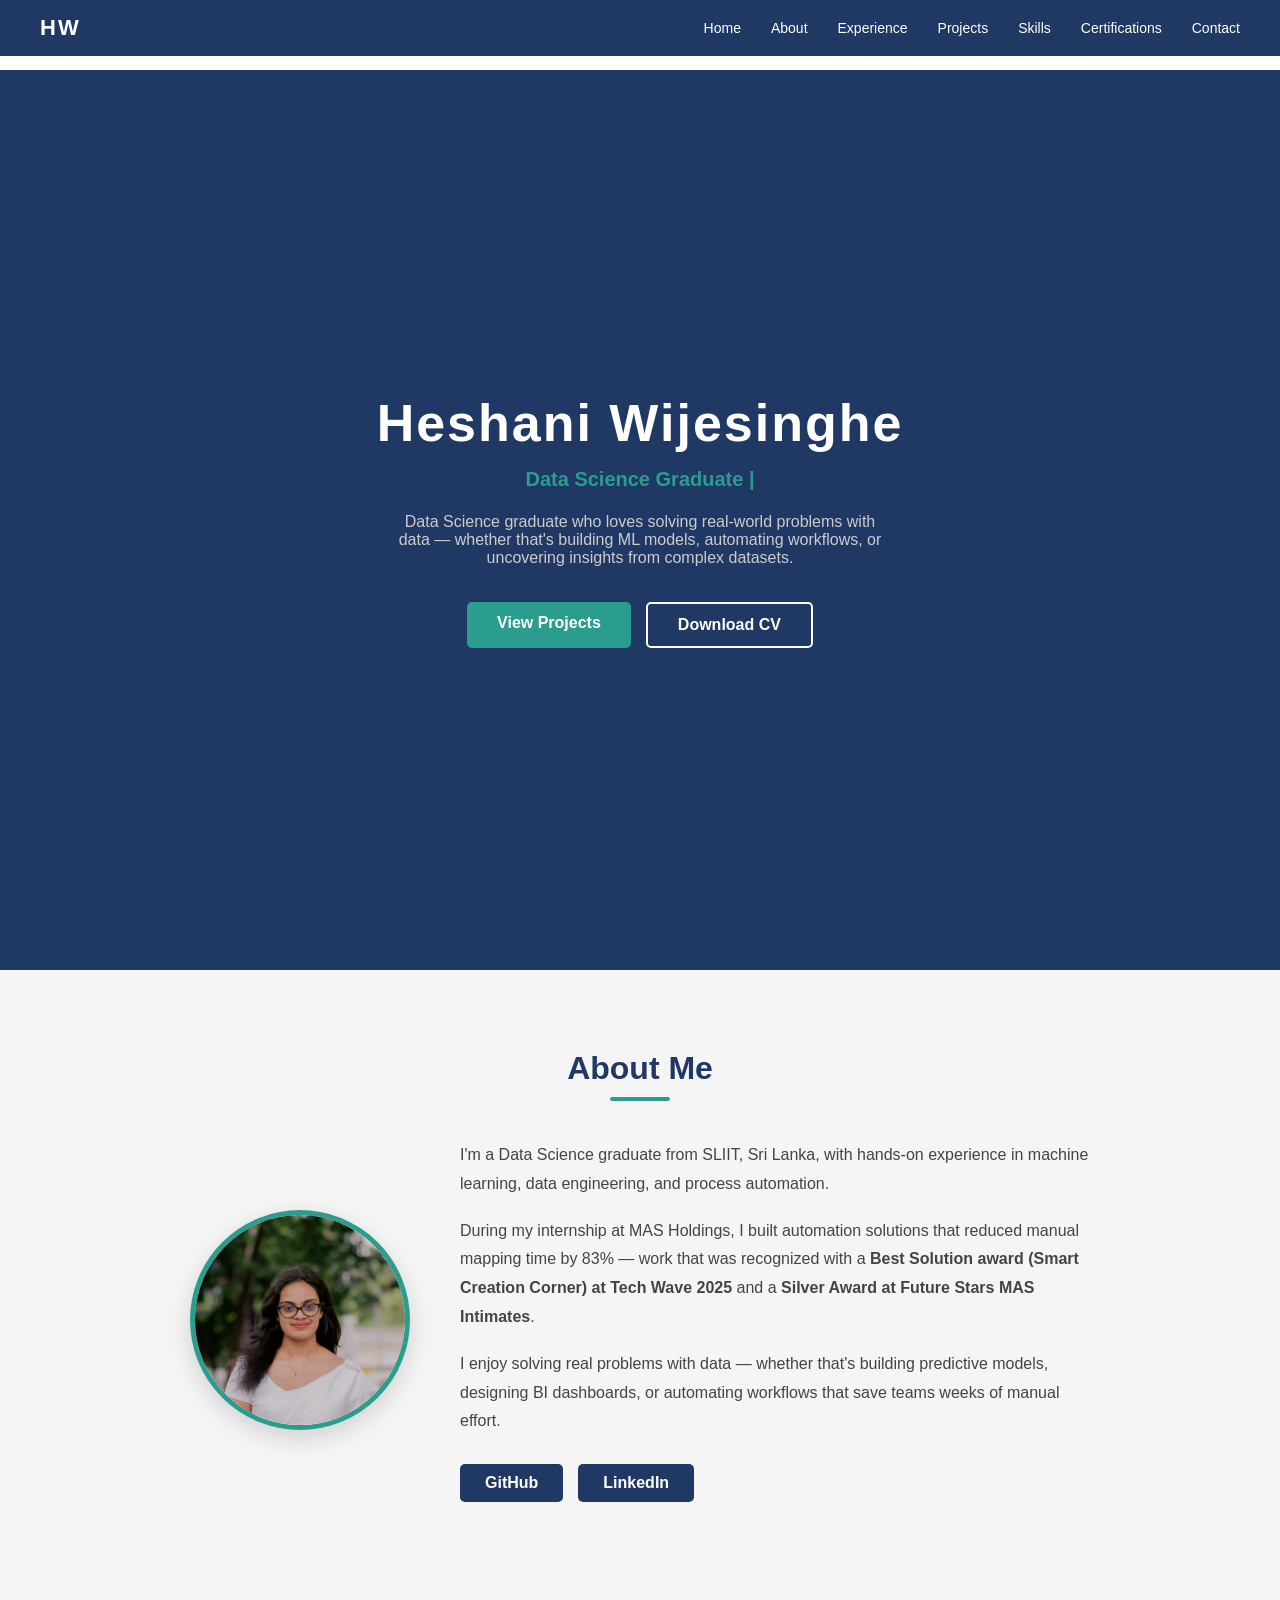
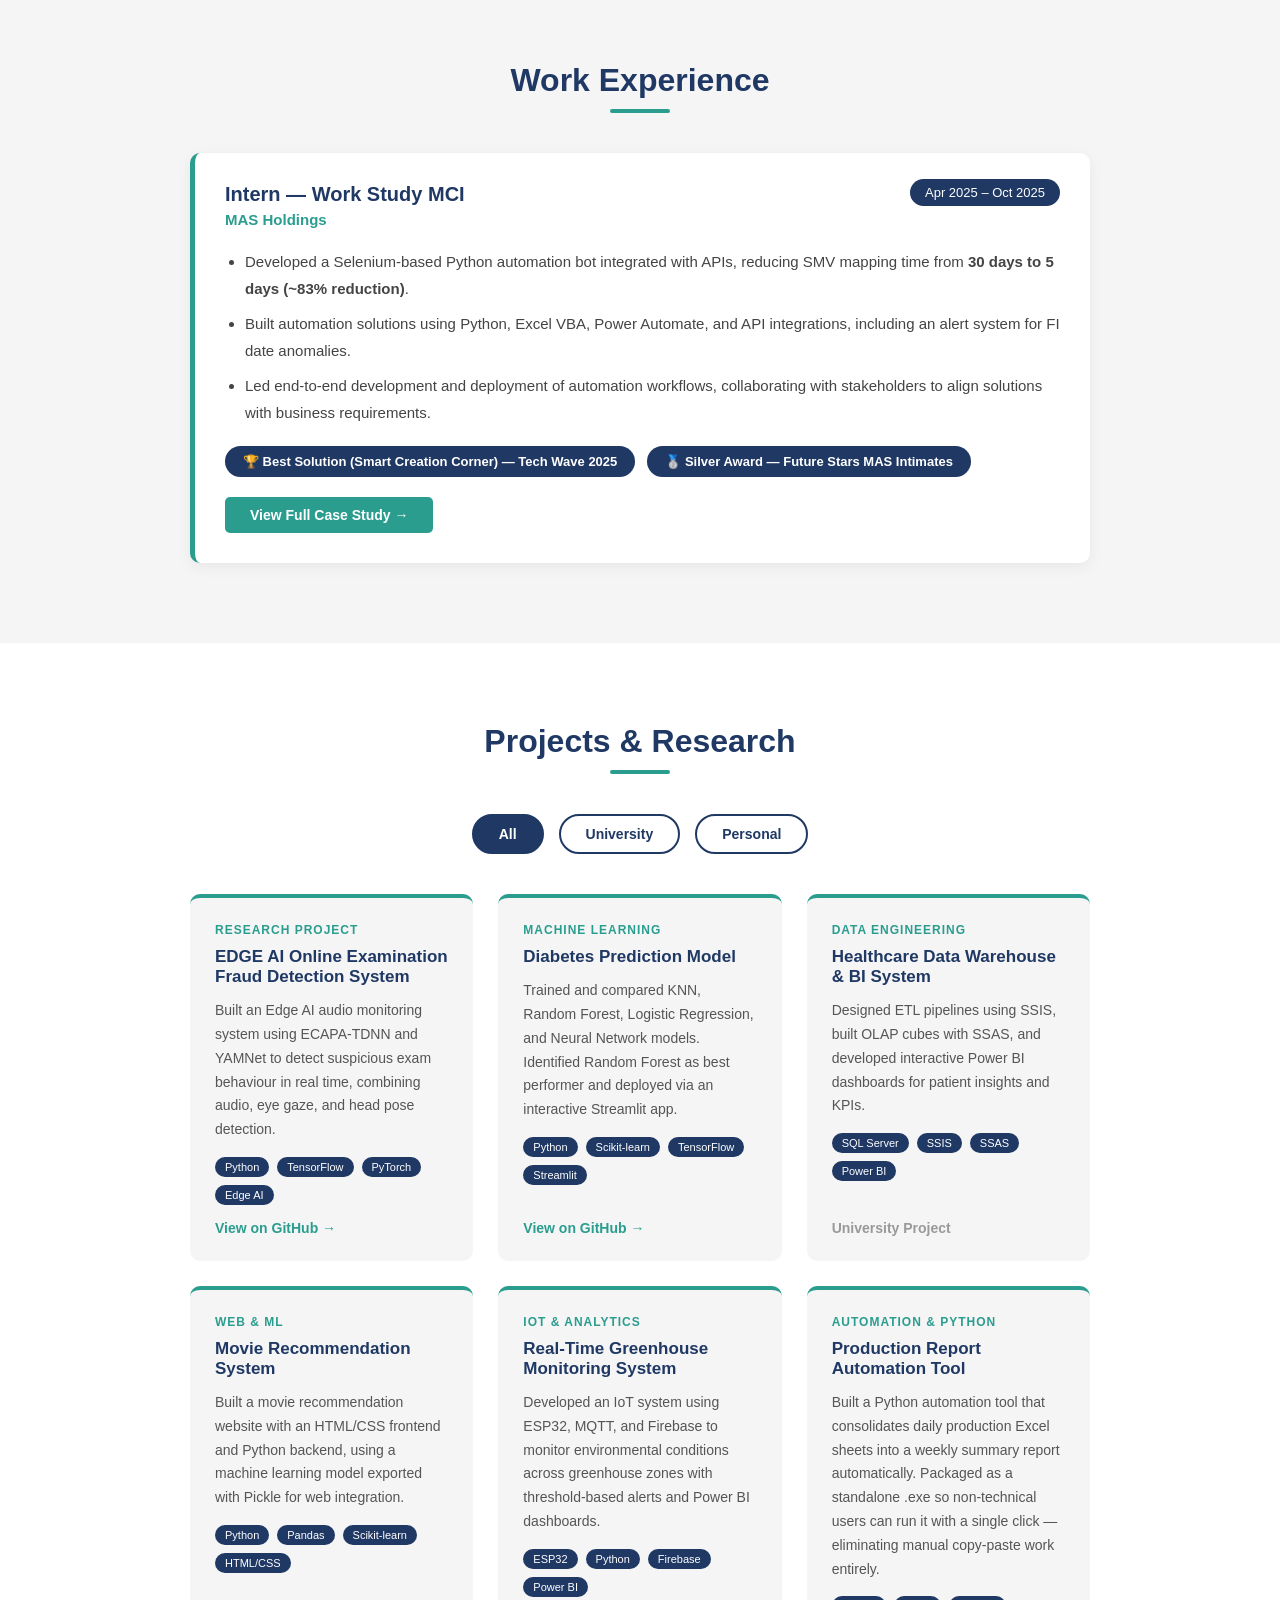
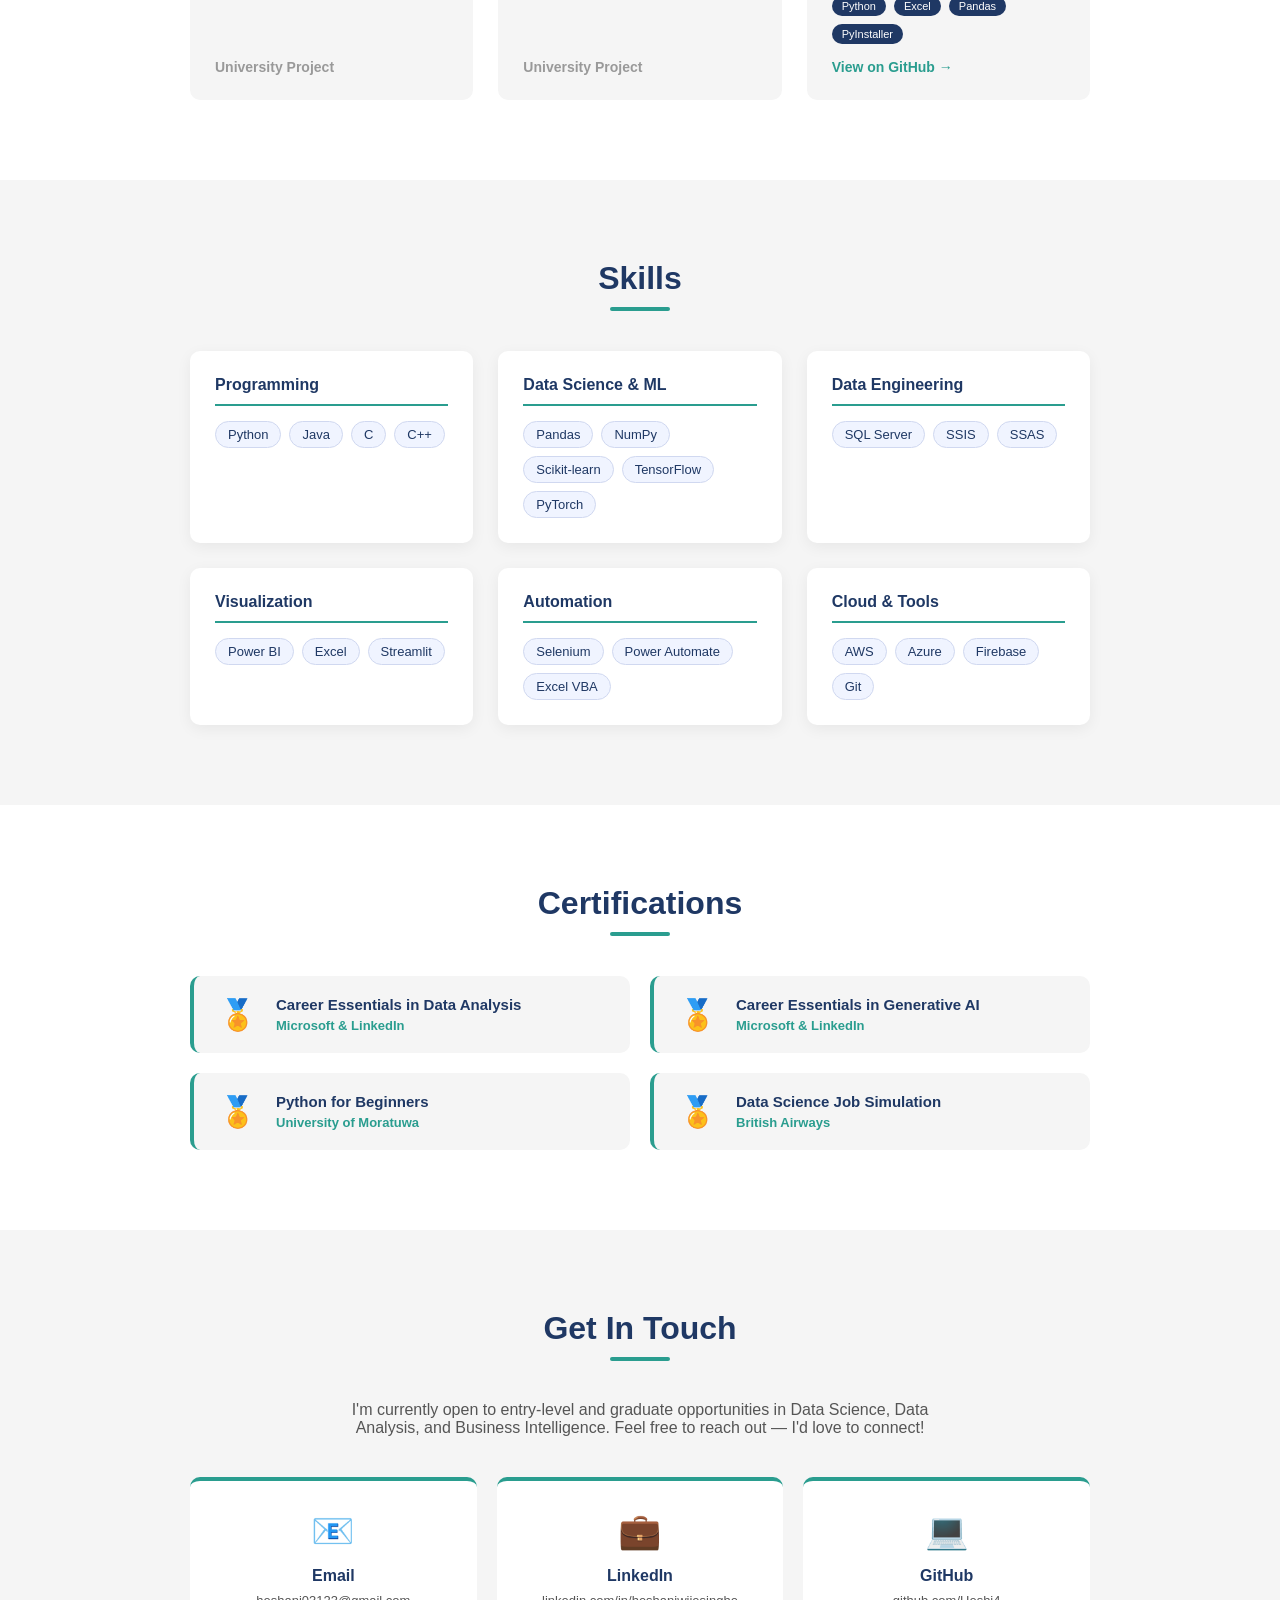
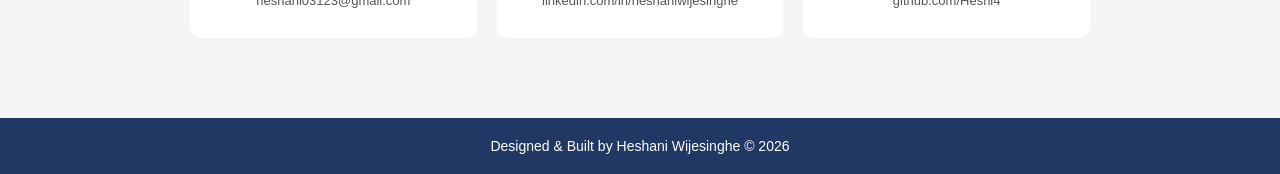
<file: index.html>
<!DOCTYPE html>
<html lang="en">

<head>
    <meta charset="UTF-8">
    <meta name="viewport" content="width=device-width, initial-scale=1.0">
    <title>Heshani Wijesinghe | Portfolio</title>

    <link rel="stylesheet" href="style.css">
</head>

<body>
<nav id="navbar">
    <div class="nav-logo">HW</div>
    <ul class="nav-links">
        <li><a href="#home">Home</a></li>
        <li><a href="#about">About</a></li>
        <li><a href="#experience">Experience</a></li>
        <li><a href="#projects">Projects</a></li>
        <li><a href="#skills">Skills</a></li>
        <li><a href="#certifications">Certifications</a></li>
        <li><a href="#contact">Contact</a></li>
    </ul>
</nav>
    <header id="home">
    <div class="hero-content">
        <h1>Heshani Wijesinghe</h1>
        <p class="hero-subtitle">
            <span id="typed-text"></span>
            <span class="cursor">|</span>
        </p>
        <p class="hero-desc">Data Science graduate who loves solving real-world problems with data — whether that's building ML models, automating workflows, or uncovering insights from complex datasets.</p>
        <div class="btn-group">
            <a href="#projects" class="btn-primary">View Projects</a>
            <a href="assets/Heshani_CV.pdf" class="btn-secondary" download>Download CV</a>
        </div>
    </div>
</header>

<section id="about">
    <div class="section-container">
        <h2 class="section-title">About Me</h2>
        <div class="about-content">
            <div class="about-image">
                <img src="assets/images/profile.jpeg" alt="Heshani Wijesinghe">
            </div>
            <div class="about-text">
                <p>I'm a Data Science graduate from SLIIT, Sri Lanka, with hands-on experience in machine learning, data engineering, and process automation.</p>
                <br>
                <p>During my internship at MAS Holdings, I built automation solutions that reduced manual mapping time by 83% — work that was recognized with a <strong>Best Solution award (Smart Creation Corner) at Tech Wave 2025</strong> and a <strong>Silver Award at Future Stars MAS Intimates</strong>.</p>
                <br>
                <p>I enjoy solving real problems with data — whether that's building predictive models, designing BI dashboards, or automating workflows that save teams weeks of manual effort.</p>
                <br>
                <div class="about-links">
                    <a href="https://github.com/Heshi4" target="_blank" class="about-link">GitHub</a>
                    <a href="https://linkedin.com/in/heshaniwijesinghe" target="_blank" class="about-link">LinkedIn</a>
                </div>
            </div>
        </div>
    </div>
</section>
<section id="experience">
    <div class="section-container">
        <h2 class="section-title">Work Experience</h2>
        <div class="experience-card">
            <div class="exp-header">
                <div class="exp-left">
                    <h3>Intern — Work Study MCI</h3>
                    <p class="exp-company">MAS Holdings</p>
                </div>
                <div class="exp-right">
                    <span class="exp-date">Apr 2025 – Oct 2025</span>
                </div>
            </div>
            <ul class="exp-bullets">
                <li>Developed a Selenium-based Python automation bot integrated with APIs, reducing SMV mapping time from <strong>30 days to 5 days (~83% reduction)</strong>.</li>
                <li>Built automation solutions using Python, Excel VBA, Power Automate, and API integrations, including an alert system for FI date anomalies.</li>
                <li>Led end-to-end development and deployment of automation workflows, collaborating with stakeholders to align solutions with business requirements.</li>
            </ul>
            <div class="exp-awards">
                <span class="award-badge">🏆 Best Solution (Smart Creation Corner) — Tech Wave 2025</span>
                <span class="award-badge">🥈 Silver Award — Future Stars MAS Intimates</span>
            </div>
            <a href="mas-case-study.html" class="case-study-btn">View Full Case Study →</a>
        </div>
    </div>
</section>

        <section id="projects">
    <div class="section-container">
        <h2 class="section-title">Projects & Research</h2>
        
<div class="filter-tabs">
    <button class="filter-btn active" data-filter="all">All</button>
    <button class="filter-btn" data-filter="university">University</button>
    <button class="filter-btn" data-filter="personal">Personal</button>
</div>
        <div class="projects-grid">

            <div class="project-card" data-category="university">
                <div class="project-tag">Research Project</div>
                <h3>EDGE AI Online Examination Fraud Detection System</h3>
                <p>Built an Edge AI audio monitoring system using ECAPA-TDNN and YAMNet to detect suspicious exam behaviour in real time, combining audio, eye gaze, and head pose detection.</p>
                <div class="project-tech">
                    <span>Python</span>
                    <span>TensorFlow</span>
                    <span>PyTorch</span>
                    <span>Edge AI</span>
                </div>
                <a href="https://github.com/arunabhaya00/Lightweight-EdgeAI-based-scalable-online-exam-proctoring-system-for-real-time-fraud-detection" target="_blank" class="project-link">View on GitHub →</a>
            </div>

            <div class="project-card" data-category="university">
                <div class="project-tag">Machine Learning</div>
                <h3>Diabetes Prediction Model</h3>
                <p>Trained and compared KNN, Random Forest, Logistic Regression, and Neural Network models. Identified Random Forest as best performer and deployed via an interactive Streamlit app.</p>
                <div class="project-tech">
                    <span>Python</span>
                    <span>Scikit-learn</span>
                    <span>TensorFlow</span>
                    <span>Streamlit</span>
                </div>
                <a href="https://github.com/Heshi4/Diabetes-prediction-model" target="_blank" class="project-link">View on GitHub →</a>
            </div>

            <div class="project-card" data-category="university">
                <div class="project-tag">Data Engineering</div>
                <h3>Healthcare Data Warehouse & BI System</h3>
                <p>Designed ETL pipelines using SSIS, built OLAP cubes with SSAS, and developed interactive Power BI dashboards for patient insights and KPIs.</p>
                <div class="project-tech">
                    <span>SQL Server</span>
                    <span>SSIS</span>
                    <span>SSAS</span>
                    <span>Power BI</span>
                </div>
                <span class="project-link-disabled">University Project</span>
            </div>

<div class="project-card" data-category="university">
                <div class="project-tag">Web & ML</div>
                <h3>Movie Recommendation System</h3>
                <p>Built a movie recommendation website with an HTML/CSS frontend and Python backend, using a machine learning model exported with Pickle for web integration.</p>
                <div class="project-tech">
                    <span>Python</span>
                    <span>Pandas</span>
                    <span>Scikit-learn</span>
                    <span>HTML/CSS</span>
                </div>
                <span class="project-link-disabled">University Project</span>
            </div>

            <div class="project-card" data-category="university">
                <div class="project-tag">IoT & Analytics</div>
                <h3>Real-Time Greenhouse Monitoring System</h3>
                <p>Developed an IoT system using ESP32, MQTT, and Firebase to monitor environmental conditions across greenhouse zones with threshold-based alerts and Power BI dashboards.</p>
                <div class="project-tech">
                    <span>ESP32</span>
                    <span>Python</span>
                    <span>Firebase</span>
                    <span>Power BI</span>
                </div>
                <span class="project-link-disabled">University Project</span>
            </div>
            <div class="project-card" data-category="personal">
    <div class="project-tag">Automation & Python</div>
    <h3>Production Report Automation Tool</h3>
    <p>Built a Python automation tool that consolidates daily production Excel sheets into a weekly summary report automatically. Packaged as a standalone .exe so non-technical users can run it with a single click — eliminating manual copy-paste work entirely.</p>
    <div class="project-tech">
        <span>Python</span>
        <span>Excel</span>
        <span>Pandas</span>
        <span>PyInstaller</span>
    </div>
    <a href="https://github.com/Heshi4/production-report-automation-tool" target="_blank" class="project-link">View on GitHub →</a>
</div>



        </div>
    </div>
</section>
<section id="skills">
    <div class="section-container">
        <h2 class="section-title">Skills</h2>
        <div class="skills-grid">

            <div class="skill-category">
                <h3>Programming</h3>
                <div class="skill-tags">
                    <span>Python</span>
                    <span>Java</span>
                    <span>C</span>
                    <span>C++</span>
                </div>
            </div>

            <div class="skill-category">
                <h3>Data Science & ML</h3>
                <div class="skill-tags">
                    <span>Pandas</span>
                    <span>NumPy</span>
                    <span>Scikit-learn</span>
                    <span>TensorFlow</span>
                    <span>PyTorch</span>
                </div>
            </div>

            <div class="skill-category">
                <h3>Data Engineering</h3>
                <div class="skill-tags">
                    <span>SQL Server</span>
                    <span>SSIS</span>
                    <span>SSAS</span>
                </div>
            </div>

            <div class="skill-category">
                <h3>Visualization</h3>
                <div class="skill-tags">
                    <span>Power BI</span>
                    <span>Excel</span>
                    <span>Streamlit</span>
                </div>
            </div>

            <div class="skill-category">
                <h3>Automation</h3>
                <div class="skill-tags">
                    <span>Selenium</span>
                    <span>Power Automate</span>
                    <span>Excel VBA</span>
                </div>
            </div>

            <div class="skill-category">
                <h3>Cloud & Tools</h3>
                <div class="skill-tags">
                    <span>AWS</span>
                    <span>Azure</span>
                    <span>Firebase</span>
                    <span>Git</span>
                </div>
            </div>

        </div>
    </div>
</section>
<section id="certifications">
    <div class="section-container">
        <h2 class="section-title">Certifications</h2>
        <div class="cert-grid">

            <div class="cert-card">
                <div class="cert-icon">🏅</div>
                <div class="cert-info">
                    <h3>Career Essentials in Data Analysis</h3>
                    <p>Microsoft & LinkedIn</p>
                </div>
            </div>

            <div class="cert-card">
                <div class="cert-icon">🏅</div>
                <div class="cert-info">
                    <h3>Career Essentials in Generative AI</h3>
                    <p>Microsoft & LinkedIn</p>
                </div>
            </div>

            <div class="cert-card">
                <div class="cert-icon">🏅</div>
                <div class="cert-info">
                    <h3>Python for Beginners</h3>
                    <p>University of Moratuwa</p>
                </div>
            </div>

            <div class="cert-card">
                <div class="cert-icon">🏅</div>
                <div class="cert-info">
                    <h3>Data Science Job Simulation</h3>
                    <p>British Airways</p>
                </div>
            </div>

        </div>
    </div>
</section>
<section id="contact">
    <div class="section-container">
        <h2 class="section-title">Get In Touch</h2>
        <p class="contact-desc">I'm currently open to entry-level and graduate opportunities in Data Science, Data Analysis, and Business Intelligence. Feel free to reach out — I'd love to connect!</p></p>
        <div class="contact-grid">

            <a href="mailto:heshani03123@gmail.com" class="contact-card">
                <div class="contact-icon">📧</div>
                <h3>Email</h3>
                <p>heshani03123@gmail.com</p>
            </a>

            <a href="https://www.linkedin.com/in/heshani-wijesinghe-464396249/" target="_blank" class="contact-card">
                <div class="contact-icon">💼</div>
                <h3>LinkedIn</h3>
                <p>linkedin.com/in/heshaniwijesinghe</p>
            </a>

            <a href="https://github.com/Heshi4" target="_blank" class="contact-card">
                <div class="contact-icon">💻</div>
                <h3>GitHub</h3>
                <p>github.com/Heshi4</p>
            </a>

        </div>
    </div>
</section>

<!-- Footer -->
<footer>
    <p>Designed & Built by Heshani Wijesinghe &copy; 2026</p>
</footer>
<script src="script.js"></script>
</body>

</html>
</file>
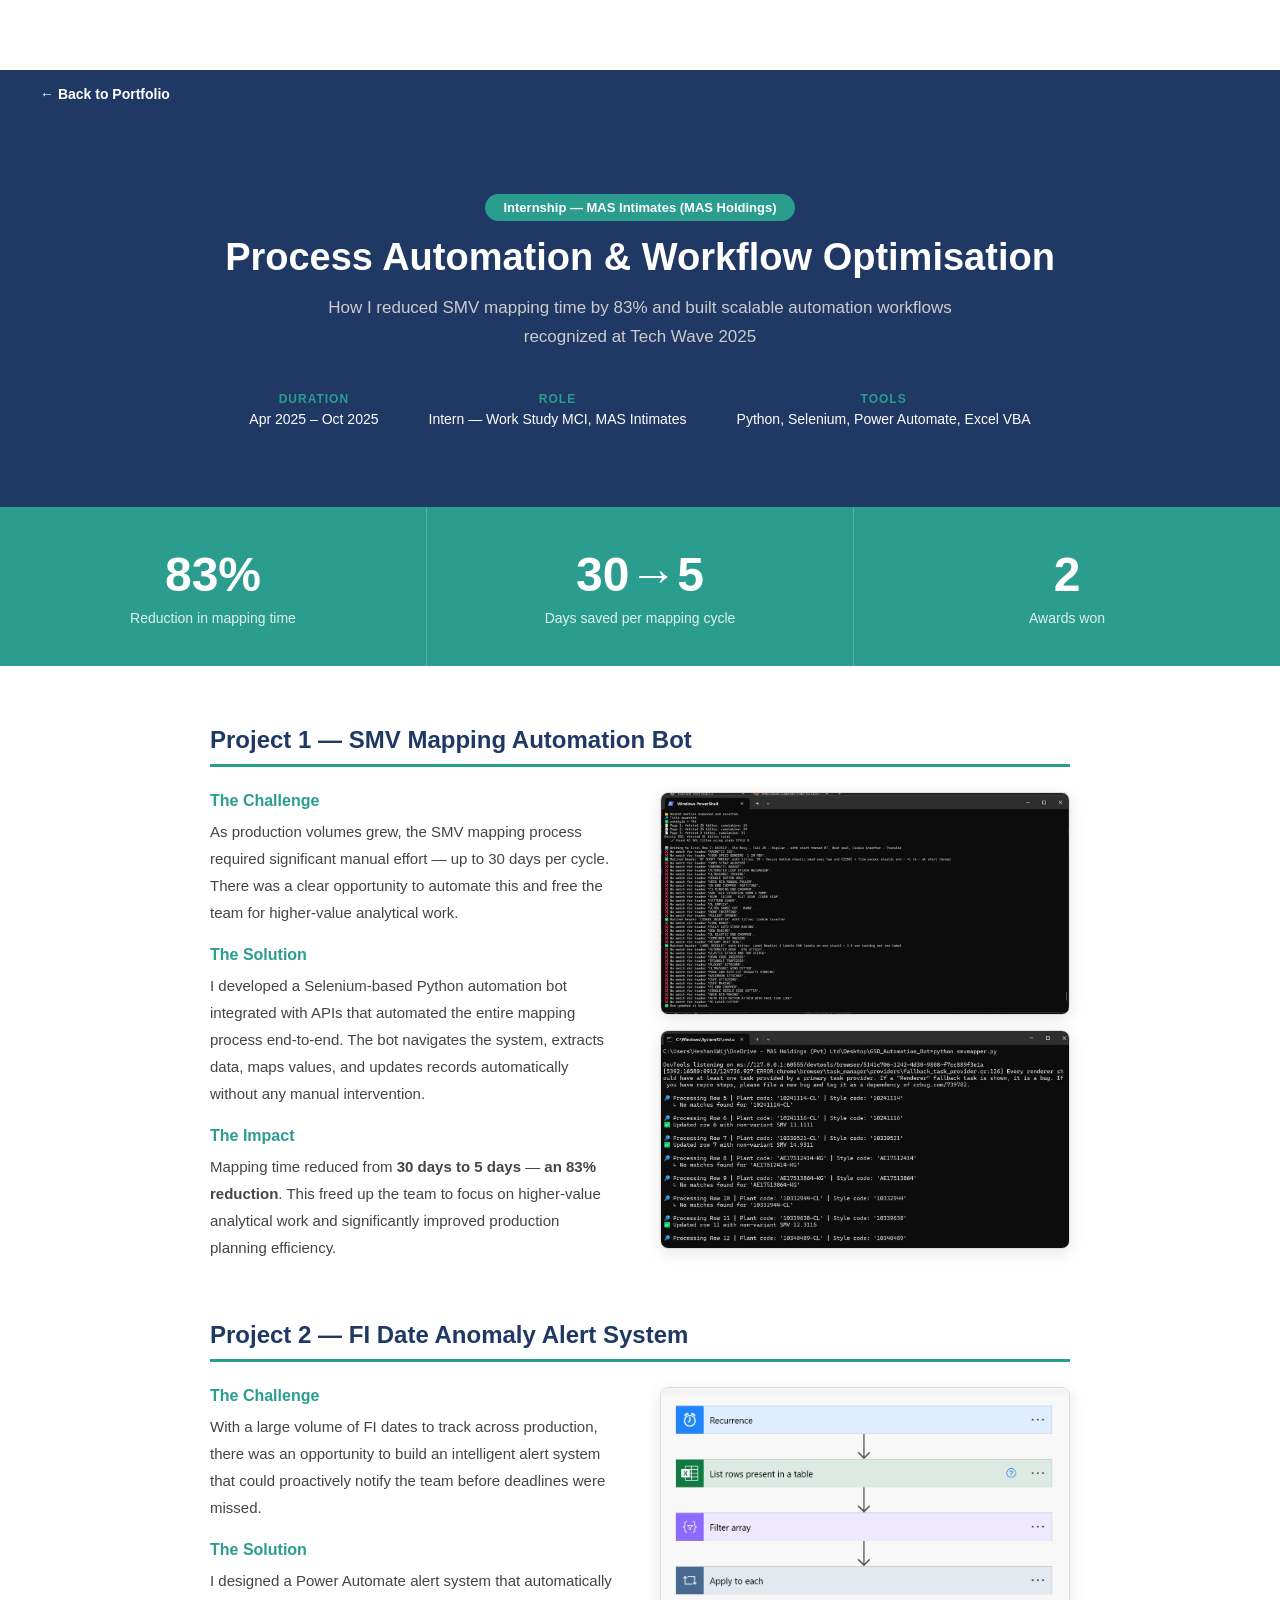
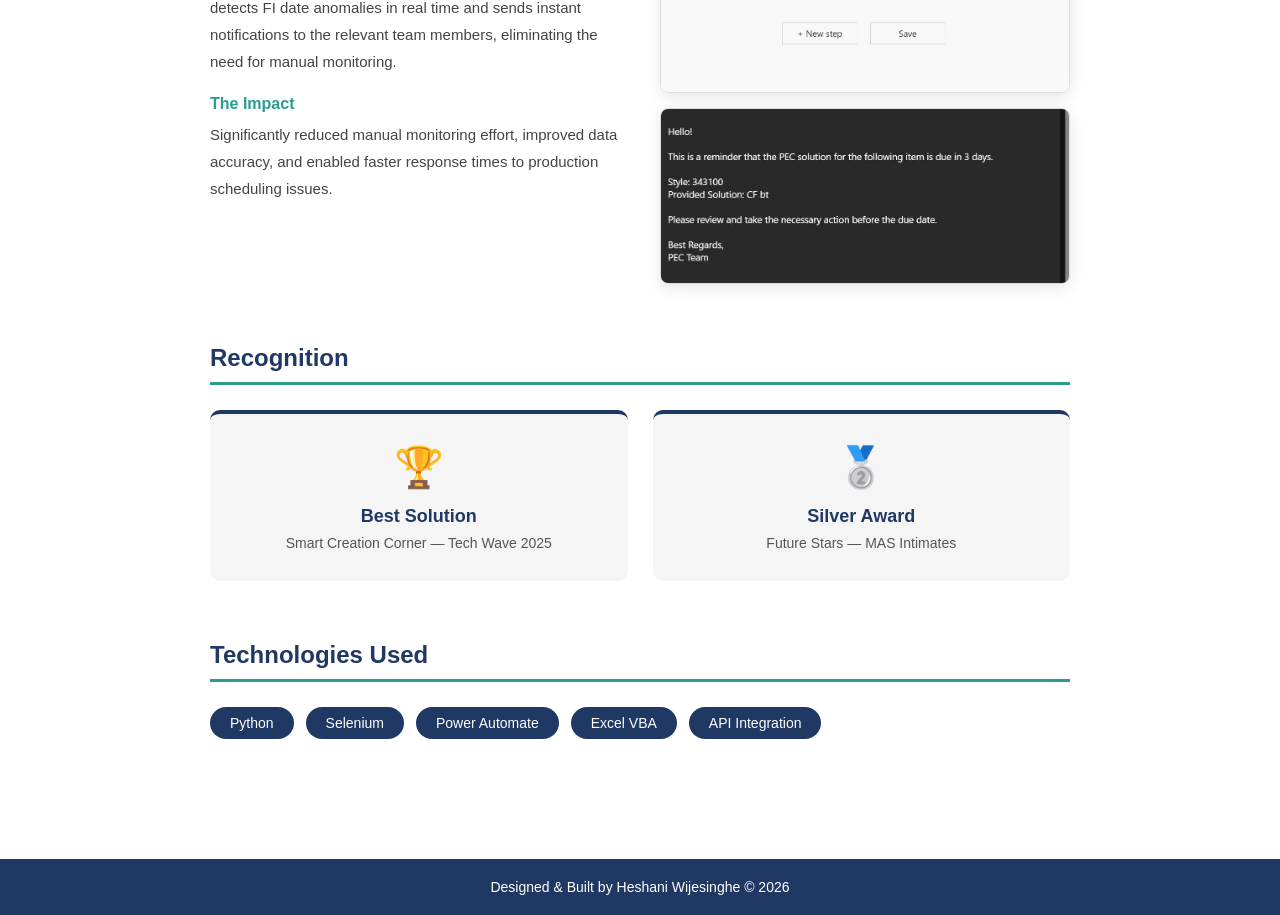
<file: mas-case-study.html>
<!DOCTYPE html>
<html lang="en">

<head>
    <meta charset="UTF-8">
    <meta name="viewport" content="width=device-width, initial-scale=1.0">
    <title>MAS Holdings Case Study | Heshani Wijesinghe</title>
    <link rel="stylesheet" href="style.css">
    <link rel="stylesheet" href="case-study.css">
</head>

<body>

    <!-- Back Navigation -->
    <div class="back-nav">
        <a href="index.html" class="back-btn">← Back to Portfolio</a>
    </div>

    <!-- Hero -->
    <div class="cs-hero">
        <div class="cs-hero-content">
            <span class="cs-tag">Internship — MAS Intimates (MAS Holdings)</span>
            <h1>Process Automation & Workflow Optimisation</h1>
            <p>How I reduced SMV mapping time by 83% and built scalable automation workflows recognized at Tech Wave 2025</p>
            <div class="cs-meta">
                <div class="cs-meta-item">
                    <span class="cs-meta-label">Duration</span>
                    <span class="cs-meta-value">Apr 2025 – Oct 2025</span>
                </div>
                <div class="cs-meta-item">
                    <span class="cs-meta-label">Role</span>
                    <span class="cs-meta-value">Intern — Work Study MCI, MAS Intimates</span>
                </div>
                <div class="cs-meta-item">
                    <span class="cs-meta-label">Tools</span>
                    <span class="cs-meta-value">Python, Selenium, Power Automate, Excel VBA</span>
                </div>
            </div>
        </div>
    </div>

    <!-- Impact Stats -->
    <div class="cs-stats">
        <div class="cs-stat">
            <h2>83%</h2>
            <p>Reduction in mapping time</p>
        </div>
        <div class="cs-stat">
            <h2>30→5</h2>
            <p>Days saved per mapping cycle</p>
        </div>
        <div class="cs-stat">
            <h2>2</h2>
            <p>Awards won</p>
        </div>
    </div>

    <!-- Content -->
    <div class="cs-container">

        <!-- Project 1 -->
        <div class="cs-section">
            <h2>Project 1 — SMV Mapping Automation Bot</h2>
            <div class="cs-section-content">
                <div class="cs-text">
                    <h3>The Challenge</h3>
                    <p>As production volumes grew, the SMV mapping process required significant manual effort — up to 30 days per cycle. There was a clear opportunity to automate this and free the team for higher-value analytical work.</p>
                    <h3>The Solution</h3>
                    <p>I developed a Selenium-based Python automation bot integrated with APIs that automated the entire mapping process end-to-end. The bot navigates the system, extracts data, maps values, and updates records automatically without any manual intervention.</p>
                    <h3>The Impact</h3>
                    <p>Mapping time reduced from <strong>30 days to 5 days</strong> — <strong>an 83% reduction</strong>. This freed up the team to focus on higher-value analytical work and significantly improved production planning efficiency.</p>
                </div>
                <!-- Screenshot placeholder -->
                <div class="cs-screenshots">
    <img src="assets/images/bot-script2.jpeg" alt="Bot running - row processing">
    <img src="assets/images/bot-script1.jpeg" alt="Bot running - header matching">
</div>
            </div>
        </div>

        <!-- Project 2 -->
        <div class="cs-section">
            <h2>Project 2 — FI Date Anomaly Alert System</h2>
            <div class="cs-section-content">
                <div class="cs-text">
                    <h3>The Challenge</h3>
                    <p>With a large volume of FI dates to track across production, there was an opportunity to build an intelligent alert system that could proactively notify the team before deadlines were missed.</p>
                    <h3>The Solution</h3>
                    <p>I designed a Power Automate alert system that automatically detects FI date anomalies in real time and sends instant notifications to the relevant team members, eliminating the need for manual monitoring.</p>
                    <h3>The Impact</h3>
                    <p>Significantly reduced manual monitoring effort, improved data accuracy, and enabled faster response times to production scheduling issues.</p>
                </div>
                <!-- Screenshot placeholder -->
                <div class="cs-screenshots">
    <img src="assets/images/PA2.jpeg" alt="Power Automate flow diagram">
    <img src="assets/images/PA1.jpeg" alt="Alert email sample">
</div>
            </div>
        </div>

        <!-- Awards -->
        <div class="cs-awards">
            <h2>Recognition</h2>
            <div class="cs-awards-grid">
                <div class="cs-award-card">
                    <div class="cs-award-icon">🏆</div>
                    <h3>Best Solution</h3>
                    <p>Smart Creation Corner — Tech Wave 2025</p>
                </div>
                <div class="cs-award-card">
                    <div class="cs-award-icon">🥈</div>
                    <h3>Silver Award</h3>
                    <p>Future Stars — MAS Intimates</p>
                </div>
            </div>
        </div>

        <!-- Technologies -->
        <div class="cs-section">
            <h2>Technologies Used</h2>
            <div class="cs-tech-grid">
                <span class="cs-tech-tag">Python</span>
                <span class="cs-tech-tag">Selenium</span>
                <span class="cs-tech-tag">Power Automate</span>
                <span class="cs-tech-tag">Excel VBA</span>
                <span class="cs-tech-tag">API Integration</span>
            </div>
        </div>

    </div>

    <!-- Footer -->
    <footer>
        <p>Designed & Built by Heshani Wijesinghe &copy; 2026</p>
    </footer>

    <script src="script.js"></script>
</body>
</html>
</file>
<file: style.css>
html {
    scroll-behavior: smooth;
}
/* ── Google Font ── */
@import url('https://fonts.googleapis.com/css2?family=Poppins:wght@300;400;600;700&display=swap');

/* ── Reset & Base ── */
* {
    margin: 0;
    padding: 0;
    box-sizing: border-box;
}

body {
    font-family: 'Poppins', sans-serif;
    color: #1A1A1A;
}

/* ── Navbar ── */
#navbar {
    position: fixed;
    top: 0;
    width: 100%;
    background-color: #1F3864;
    padding: 15px 40px;
    display: flex;
    justify-content: space-between;
    align-items: center;
    z-index: 1000;
}

.nav-logo {
    color: white;
    font-size: 22px;
    font-weight: 700;
    letter-spacing: 2px;
}

.nav-links {
    list-style: none;
    display: flex;
    gap: 30px;
}

.nav-links a {
    color: white;
    text-decoration: none;
    font-size: 14px;
    font-weight: 400;
    transition: color 0.3s;
}

.nav-links a:hover {
    color: #2A9D8F;
}

/* ── Push content below navbar ── */
body {
    padding-top: 70px;
}

/* ── Hero Section ── */
#home {
    background-color: #1F3864;
    color: white;
    height: 100vh;
    display: flex;
    align-items: center;
    justify-content: center;
    text-align: center;
    padding: 0 20px;
}

.hero-content h1 {
    font-size: 52px;
    font-weight: 700;
    margin-bottom: 15px;
    letter-spacing: 2px;
}

.hero-subtitle {
    font-size: 20px;
    color: #2A9D8F;
    font-weight: 600;
    margin-bottom: 15px;
    min-height: 30px;
}

.cursor {
    animation: blink 0.7s infinite;
}

@keyframes blink {
    0%, 100% { opacity: 1; }
    50% { opacity: 0; }
}

.hero-desc {
    font-size: 16px;
    color: #ccc;
    margin-bottom: 35px;
    max-width: 500px;
    margin-left: auto;
    margin-right: auto;
}

.btn-group {
    display: flex;
    gap: 15px;
    justify-content: center;
}

.btn-primary {
    background-color: #2A9D8F;
    color: white;
    padding: 12px 30px;
    border-radius: 5px;
    text-decoration: none;
    font-weight: 600;
    transition: background-color 0.3s;
}

.btn-primary:hover {
    background-color: #21867a;
}

.btn-secondary {
    border: 2px solid white;
    color: white;
    padding: 12px 30px;
    border-radius: 5px;
    text-decoration: none;
    font-weight: 600;
    transition: all 0.3s;
}

.btn-secondary:hover {
    background-color: white;
    color: #1F3864;
}

/* ── Sections General ── */
section {
    padding: 80px 20px;
}

.section-container {
    max-width: 900px;
    margin: 0 auto;
}

.section-title {
    font-size: 32px;
    font-weight: 700;
    color: #1F3864;
    margin-bottom: 40px;
    text-align: center;
    position: relative;
}

.section-title::after {
    content: '';
    display: block;
    width: 60px;
    height: 4px;
    background-color: #2A9D8F;
    margin: 10px auto 0;
    border-radius: 2px;
}

/* ── About Section ── */
#about {
    background-color: #F5F5F5;
}

.about-text p {
    font-size: 16px;
    line-height: 1.8;
    color: #444;
}

.about-links {
    display: flex;
    gap: 15px;
    margin-top: 10px;
}

.about-link {
    background-color: #1F3864;
    color: white;
    padding: 10px 25px;
    border-radius: 5px;
    text-decoration: none;
    font-weight: 600;
    transition: background-color 0.3s;
}

.about-link:hover {
    background-color: #2A9D8F;
}

/* ── Projects Section ── */
#projects {
    background-color: white;
}

.projects-grid {
    display: grid;
    grid-template-columns: repeat(3, 1fr);
    gap: 25px;
}

.project-card {
    background-color: #F5F5F5;
    border-radius: 10px;
    padding: 25px;
    transition: transform 0.3s, box-shadow 0.3s;
    border-top: 4px solid #2A9D8F;
    display: flex;
    flex-direction: column;
}

.project-link, .project-link-disabled {
    margin-top: auto;
}

.project-card:hover {
    transform: translateY(-5px);
    box-shadow: 0 10px 25px rgba(0,0,0,0.1);
}

.project-tag {
    font-size: 12px;
    font-weight: 600;
    color: #2A9D8F;
    text-transform: uppercase;
    letter-spacing: 1px;
    margin-bottom: 10px;
}

.project-card h3 {
    font-size: 17px;
    font-weight: 700;
    color: #1F3864;
    margin-bottom: 12px;
}

.project-card p {
    font-size: 14px;
    color: #555;
    line-height: 1.7;
    margin-bottom: 15px;
}

.project-tech {
    display: flex;
    flex-wrap: wrap;
    gap: 8px;
    margin-bottom: 15px;
}

.project-tech span {
    background-color: #1F3864;
    color: white;
    font-size: 11px;
    padding: 4px 10px;
    border-radius: 20px;
    font-weight: 500;
}

.project-link {
    color: #2A9D8F;
    text-decoration: none;
    font-weight: 600;
    font-size: 14px;
    transition: color 0.3s;
}

.project-link:hover {
    color: #1F3864;
}

/* ── Experience Section ── */
#experience {
    background-color: #F5F5F5;
}

.experience-card {
    background-color: white;
    border-radius: 10px;
    padding: 30px;
    border-left: 5px solid #2A9D8F;
    box-shadow: 0 4px 15px rgba(0,0,0,0.06);
}

.exp-header {
    display: flex;
    justify-content: space-between;
    align-items: flex-start;
    margin-bottom: 20px;
}

.exp-left h3 {
    font-size: 20px;
    font-weight: 700;
    color: #1F3864;
    margin-bottom: 5px;
}

.exp-company {
    font-size: 15px;
    color: #2A9D8F;
    font-weight: 600;
}

.exp-date {
    background-color: #1F3864;
    color: white;
    padding: 6px 15px;
    border-radius: 20px;
    font-size: 13px;
    font-weight: 500;
}

.exp-bullets {
    padding-left: 20px;
    margin-bottom: 20px;
}

.exp-bullets li {
    font-size: 15px;
    color: #444;
    line-height: 1.8;
    margin-bottom: 8px;
}

.exp-awards {
    display: flex;
    gap: 12px;
    flex-wrap: wrap;
}

.award-badge {
    background-color: #1F3864;
    color: white;
    padding: 8px 18px;
    border-radius: 25px;
    font-size: 13px;
    font-weight: 600;
}

/* ── Skills Section ── */
#skills {
    background-color: #F5F5F5;
}

.skills-grid {
    display: grid;
    grid-template-columns: repeat(3, 1fr);
    gap: 25px;
}

.skill-category {
    background-color: white;
    border-radius: 10px;
    padding: 25px;
    box-shadow: 0 4px 15px rgba(0,0,0,0.06);
    transition: transform 0.3s;
}

.skill-category:hover {
    transform: translateY(-3px);
}

.skill-category h3 {
    font-size: 16px;
    font-weight: 700;
    color: #1F3864;
    margin-bottom: 15px;
    padding-bottom: 10px;
    border-bottom: 2px solid #2A9D8F;
}

.skill-tags {
    display: flex;
    flex-wrap: wrap;
    gap: 8px;
}

.skill-tags span {
    background-color: #F0F4FF;
    color: #1F3864;
    padding: 5px 12px;
    border-radius: 20px;
    font-size: 13px;
    font-weight: 500;
    border: 1px solid #d0d8f0;
}
/* ── Certifications Section ── */
#certifications {
    background-color: white;
}

.cert-grid {
    display: grid;
    grid-template-columns: repeat(2, 1fr);
    gap: 20px;
}

.cert-card {
    display: flex;
    align-items: center;
    gap: 20px;
    background-color: #F5F5F5;
    border-radius: 10px;
    padding: 20px 25px;
    border-left: 4px solid #2A9D8F;
    transition: transform 0.3s, box-shadow 0.3s;
}

.cert-card:hover {
    transform: translateY(-3px);
    box-shadow: 0 8px 20px rgba(0,0,0,0.08);
}

.cert-icon {
    font-size: 30px;
}

.cert-info h3 {
    font-size: 15px;
    font-weight: 700;
    color: #1F3864;
    margin-bottom: 5px;
}

.cert-info p {
    font-size: 13px;
    color: #2A9D8F;
    font-weight: 600;
}
/* ── Contact Section ── */
#contact {
    background-color: #F5F5F5;
}

.contact-desc {
    text-align: center;
    color: #555;
    font-size: 16px;
    margin-bottom: 40px;
    max-width: 600px;
    margin-left: auto;
    margin-right: auto;
}

.contact-grid {
    display: grid;
    grid-template-columns: repeat(3, 1fr);
    gap: 20px;
}

.contact-card {
    background-color: white;
    border-radius: 10px;
    padding: 30px 20px;
    text-align: center;
    text-decoration: none;
    border-top: 4px solid #2A9D8F;
    transition: transform 0.3s, box-shadow 0.3s;
}

.contact-card:hover {
    transform: translateY(-5px);
    box-shadow: 0 10px 25px rgba(0,0,0,0.1);
}

.contact-icon {
    font-size: 35px;
    margin-bottom: 15px;
}

.contact-card h3 {
    font-size: 16px;
    font-weight: 700;
    color: #1F3864;
    margin-bottom: 8px;
}

.contact-card p {
    font-size: 13px;
    color: #555;
}

/* ── Footer ── */
footer {
    background-color: #1F3864;
    color: white;
    text-align: center;
    padding: 20px;
    font-size: 14px;
}
/* ── About Photo ── */
.about-content {
    display: flex;
    align-items: center;
    gap: 50px;
}

.about-image img {
    width: 220px;
    height: 220px;
    border-radius: 50%;
    object-fit: cover;
    object-position: center 20%;
    border: 5px solid #2A9D8F;
    box-shadow: 0 8px 25px rgba(0,0,0,0.15);
}
.project-link-disabled {
    color: #999;
    font-size: 14px;
    font-weight: 600;
}
/* ── Personal Projects ── */
#personal {
    background-color: white;
}

.personal-grid {
    display: grid;
    grid-template-columns: repeat(1, 1fr);
    max-width: 500px;
    margin: 0 auto;
}

.project-card.featured {
    border-top: 4px solid #1F3864;
}
/* ── Filter Tabs ── */
.filter-tabs {
    display: flex;
    justify-content: center;
    gap: 15px;
    margin-bottom: 40px;
}

.filter-btn {
    padding: 10px 25px;
    border: 2px solid #1F3864;
    border-radius: 25px;
    background-color: transparent;
    color: #1F3864;
    font-family: 'Poppins', sans-serif;
    font-size: 14px;
    font-weight: 600;
    cursor: pointer;
    transition: all 0.3s;
}

.filter-btn:hover {
    background-color: #1F3864;
    color: white;
}

.filter-btn.active {
    background-color: #1F3864;
    color: white;
}

.project-card.hidden {
    display: none;
}
.cs-screenshots {
    display: flex;
    flex-direction: column;
    gap: 15px;
}

.cs-screenshots img {
    width: 100%;
    border-radius: 8px;
    box-shadow: 0 4px 15px rgba(0,0,0,0.1);
    border: 1px solid #ddd;
}

.case-study-btn {
    display: inline-block;
    margin-top: 20px;
    background-color: #2A9D8F;
    color: white;
    padding: 10px 25px;
    border-radius: 5px;
    text-decoration: none;
    font-weight: 600;
    font-size: 14px;
    transition: background-color 0.3s;
}

.case-study-btn:hover {
    background-color: #1F3864;
}
</file>
<file: case-study.css>
/* ── Back Nav ── */
.back-nav {
    background-color: #1F3864;
    padding: 15px 40px;
}

.back-btn {
    color: white;
    text-decoration: none;
    font-family: 'Poppins', sans-serif;
    font-size: 14px;
    font-weight: 600;
    transition: color 0.3s;
}

.back-btn:hover {
    color: #2A9D8F;
}

/* ── Case Study Hero ── */
.cs-hero {
    background-color: #1F3864;
    color: white;
    padding: 80px 40px;
    text-align: center;
}

.cs-tag {
    background-color: #2A9D8F;
    color: white;
    padding: 6px 18px;
    border-radius: 20px;
    font-family: 'Poppins', sans-serif;
    font-size: 13px;
    font-weight: 600;
}

.cs-hero-content h1 {
    font-family: 'Poppins', sans-serif;
    font-size: 38px;
    font-weight: 700;
    margin: 20px 0 15px;
}

.cs-hero-content p {
    font-family: 'Poppins', sans-serif;
    font-size: 17px;
    color: #ccc;
    max-width: 650px;
    margin: 0 auto 40px;
    line-height: 1.7;
}

.cs-meta {
    display: flex;
    justify-content: center;
    gap: 50px;
    flex-wrap: wrap;
}

.cs-meta-item {
    display: flex;
    flex-direction: column;
    gap: 5px;
}

.cs-meta-label {
    font-family: 'Poppins', sans-serif;
    font-size: 12px;
    color: #2A9D8F;
    font-weight: 600;
    text-transform: uppercase;
    letter-spacing: 1px;
}

.cs-meta-value {
    font-family: 'Poppins', sans-serif;
    font-size: 14px;
    color: white;
    font-weight: 500;
}

/* ── Impact Stats ── */
.cs-stats {
    display: flex;
    justify-content: center;
    gap: 0;
    background-color: #2A9D8F;
}

.cs-stat {
    flex: 1;
    text-align: center;
    padding: 40px 20px;
    border-right: 1px solid rgba(255,255,255,0.2);
}

.cs-stat:last-child {
    border-right: none;
}

.cs-stat h2 {
    font-family: 'Poppins', sans-serif;
    font-size: 48px;
    font-weight: 700;
    color: white;
    margin-bottom: 8px;
}

.cs-stat p {
    font-family: 'Poppins', sans-serif;
    font-size: 14px;
    color: rgba(255,255,255,0.85);
    font-weight: 500;
}

/* ── Content Container ── */
.cs-container {
    max-width: 900px;
    margin: 0 auto;
    padding: 60px 20px;
}

/* ── Sections ── */
.cs-section {
    margin-bottom: 60px;
}

.cs-section h2 {
    font-family: 'Poppins', sans-serif;
    font-size: 24px;
    font-weight: 700;
    color: #1F3864;
    margin-bottom: 25px;
    padding-bottom: 10px;
    border-bottom: 3px solid #2A9D8F;
}

.cs-section-content {
    display: grid;
    grid-template-columns: 1fr 1fr;
    gap: 40px;
    align-items: start;
}

.cs-text h3 {
    font-family: 'Poppins', sans-serif;
    font-size: 16px;
    font-weight: 700;
    color: #2A9D8F;
    margin: 20px 0 8px;
}

.cs-text h3:first-child {
    margin-top: 0;
}

.cs-text p {
    font-family: 'Poppins', sans-serif;
    font-size: 15px;
    color: #444;
    line-height: 1.8;
}

/* ── Image Placeholder ── */
.cs-image-placeholder {
    background-color: #F5F5F5;
    border: 2px dashed #ccc;
    border-radius: 10px;
    height: 250px;
    display: flex;
    align-items: center;
    justify-content: center;
    color: #999;
    font-family: 'Poppins', sans-serif;
    font-size: 16px;
}

/* ── Awards ── */
.cs-awards {
    margin-bottom: 60px;
}

.cs-awards h2 {
    font-family: 'Poppins', sans-serif;
    font-size: 24px;
    font-weight: 700;
    color: #1F3864;
    margin-bottom: 25px;
    padding-bottom: 10px;
    border-bottom: 3px solid #2A9D8F;
}

.cs-awards-grid {
    display: grid;
    grid-template-columns: repeat(2, 1fr);
    gap: 25px;
}

.cs-award-card {
    background-color: #F5F5F5;
    border-radius: 10px;
    padding: 30px;
    text-align: center;
    border-top: 4px solid #1F3864;
}

.cs-award-icon {
    font-size: 40px;
    margin-bottom: 15px;
}

.cs-award-card h3 {
    font-family: 'Poppins', sans-serif;
    font-size: 18px;
    font-weight: 700;
    color: #1F3864;
    margin-bottom: 8px;
}

.cs-award-card p {
    font-family: 'Poppins', sans-serif;
    font-size: 14px;
    color: #555;
}

/* ── Tech Tags ── */
.cs-tech-grid {
    display: flex;
    flex-wrap: wrap;
    gap: 12px;
}

.cs-tech-tag {
    background-color: #1F3864;
    color: white;
    padding: 8px 20px;
    border-radius: 25px;
    font-family: 'Poppins', sans-serif;
    font-size: 14px;
    font-weight: 500;
}
</file>
